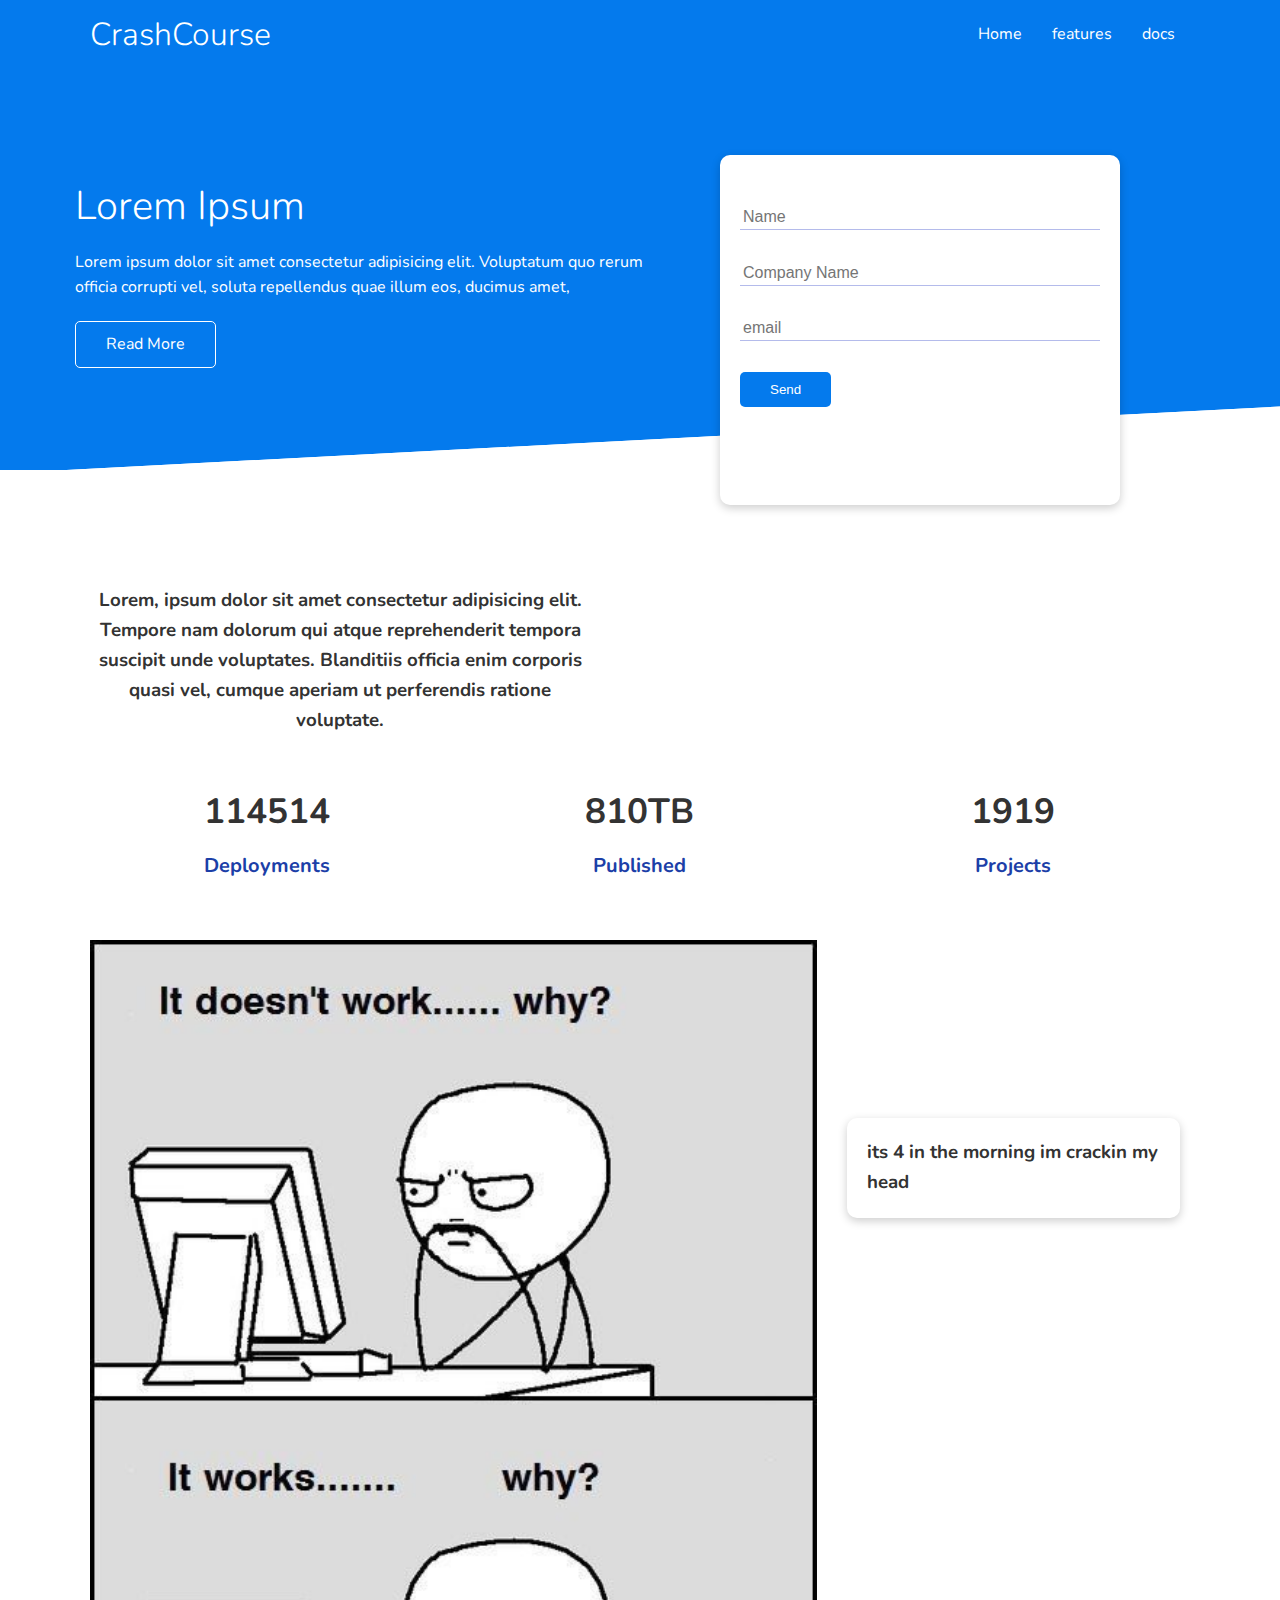
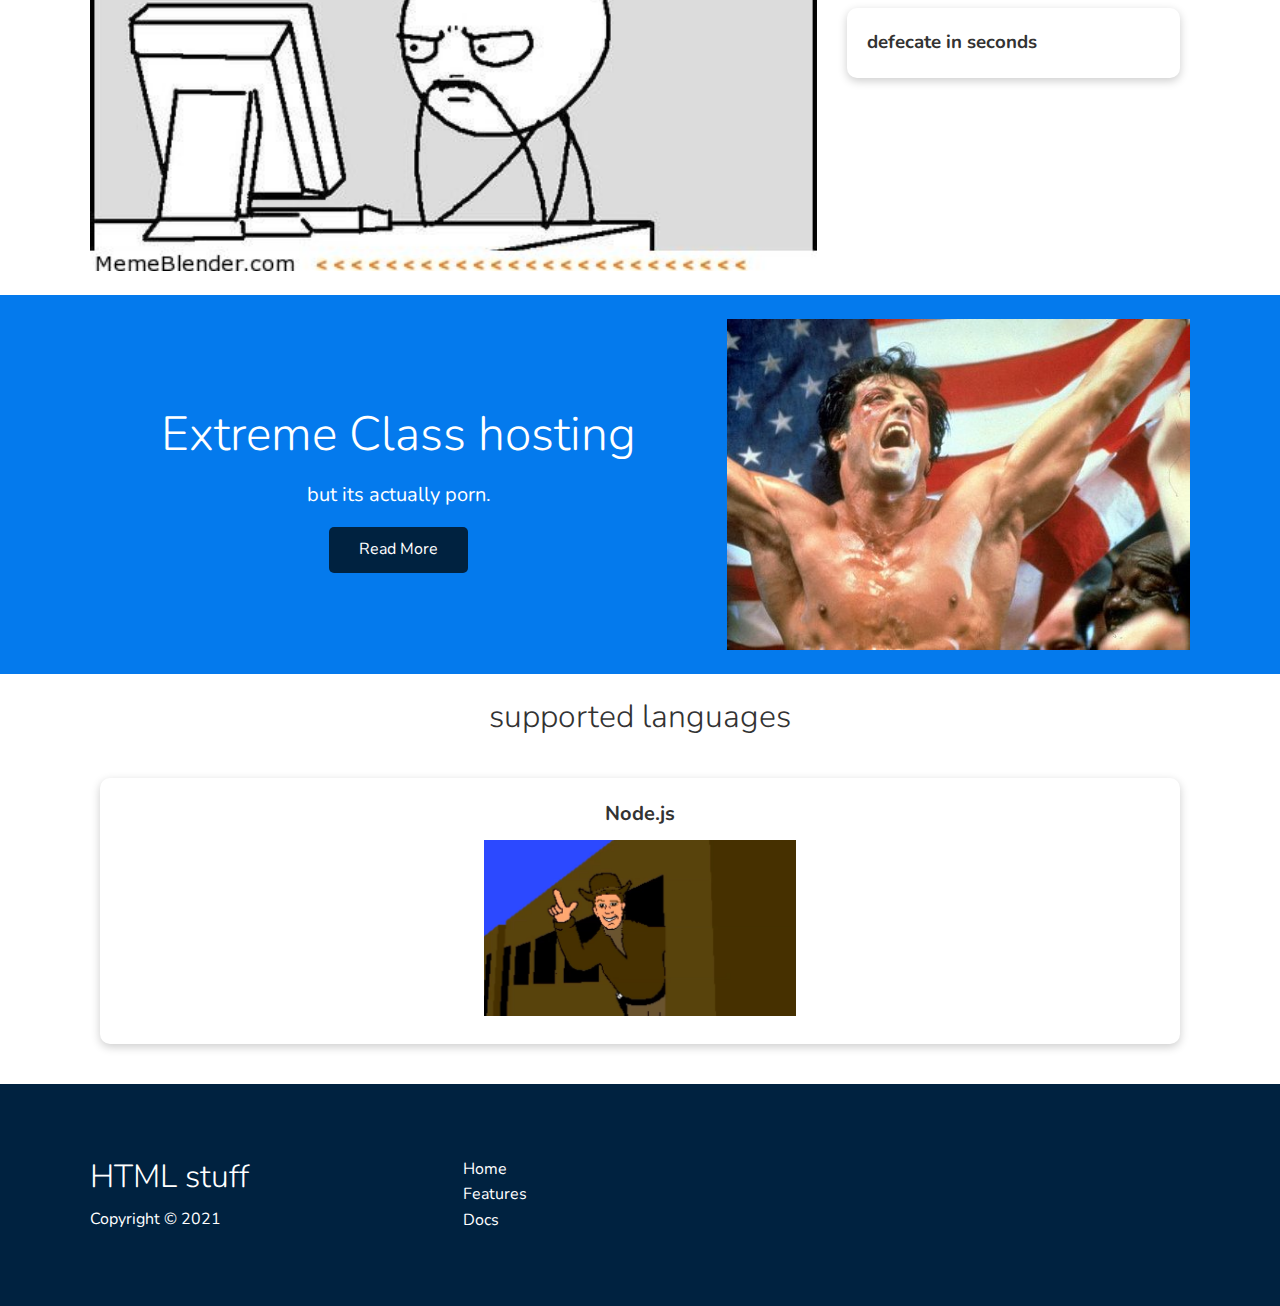
<file: index.html>
<!DOCTYPE html>
<html lang="en">
<head>
    <meta charset="UTF-8">
    <meta http-equiv="X-UA-Compatible" content="IE=edge">
    <meta name="viewport" content="width=device-width, initial-scale=1.0">
    <link rel="stylesheet" href="style.css" type="text/css">
    <link rel="stylesheet" href="utilities.css" type="text/css">
    <link rel="stylesheet" href="https://cdnjs.cloudflare.com/ajax/libs/font-awesome/5.15.3/css/all.min.css" integrity="sha512-iBBXm8fW90+nuLcSKlbmrPcLa0OT92xO1BIsZ+ywDWZCvqsWgccV3gFoRBv0z+8dLJgyAHIhR35VZc2oM/gI1w==" crossorigin="anonymous" referrerpolicy="no-referrer" />
    <title>HTML+CSS Crash Course</title>
</head>

<!-- navbar -->

<body>
    <div class="navbar">
        <div class="container flex">
            <h1 class="logo">CrashCourse</h1>
            <nav>
                <ul>
                    <li><a href="index.html">Home</a></li>
                    <li><a href="features.html">features</a></li>
                    <li><a href="docs.html">docs</a></li>
                </ul>
            </nav>
        </div>
    </div>

<!-- showcase -->

    <section class="showcase">
        <div class="container grid">
            <div class="showcase-text">
                <h1>Lorem Ipsum</h1>
                <p>
                    Lorem ipsum dolor sit amet consectetur adipisicing elit. Voluptatum quo rerum officia corrupti vel, soluta repellendus quae illum eos, ducimus amet,
                </p>
                <a href="features.html" class="btn btn-outline"> Read More</a>
            </div>
            <div class="showcase-form card">
                <form>
                    <div class="form-control">
                        <input type="text" name="name" placeholder="Name"
                        required>
                    </div>
                    <div class="form-control">
                        <input type="text" name="Company" placeholder="Company Name"
                        required>
                    </div>
                    <div class="form-control">
                        <input type="text" name="email" placeholder="email"
                        required>
                    </div>
                    <div class="form-control">
                        <input type="submit" value="Send" class="btn btn-primary">
                    </div>
                </form>
            </div>
        </div>
    </section>

    <!--stats-->
    <section class="stats">
        <div class="container">
            <h3 class="stats-heading text-center my-1">
                Lorem, ipsum dolor sit amet consectetur adipisicing elit. Tempore nam dolorum qui atque reprehenderit tempora suscipit unde voluptates. Blanditiis officia enim corporis quasi vel, cumque aperiam ut perferendis ratione voluptate.
            </h3>
            <div class="grid grid-3 text-center my-4">
                <div>
                    <i class="fas fa-server fa-3x"></i>
                    <h3>114514</h3>
                    <p class="text-secondary">Deployments</p>
                </div>
                <div>
                    <i class="fas fa-upload fa-3x"></i>
                    <h3>810TB</h3>
                    <p class="text-secondary">Published</p>
                </div>
                <div>
                    <i class="fas fa-project-diagram fa-3x"></i>
                    <h3>1919</h3>
                    <p class="text-secondary">Projects</p>
                </div>
            </div>
        </div>
    </section>
    
    <!-- cli -->
    <section class="cli">
        <div class="container grid">
            <img src="img/cli.jpeg" alt="*reality*">
            <div class="card">
                <h3>its 4 in the morning im crackin my head</h3>
            </div>
            <div class="card">
                <h3>defecate in seconds</h3>
            </div>
        </div>
    </section>

    <!-- cloud -->
    <section class="cloud bg-primary my-2 py-2">
        <div class="container grid">
            <div class="text-center">
                <h2 class="lg">Extreme Class hosting</h2>
                <p class="lead my-1">but its actually porn.</p>
                <a href="features.html" class="btn btn-dark">Read More</a>
            </div>
            <img src="img/cloud.jpeg" alt="ADRIAN">
        </div>
    </section>

    <!-- languages -->
    <section class="languages">
        <h2 class="md text-center my-2">supported languages</h2>
        <div class="container flex">
            <div class="card">
                <h4>Node.js</h4>
                <img src="img/node.jpeg" alt="">
            </div>
        </div>
    </section>

    <!-- footer -->
    <footer class="footer bg-dark py-5">
        <div class="container grid grid-3">
            <div>
                <h1>HTML stuff</h1>
                <p>Copyright &copy; 2021</p>
            </div>
            <nav>
                <ul>
                    <li><a href="index.html">Home</a></li>
                    <li><a href="features.html">Features</a></li>
                    <li><a href="docs.html">Docs</a></li>
                </ul>
            </nav>
            <div class="social">
                <a href="#"><i class="fab fa-github fa-2x"></i></a>
                <a href="#"><i class="fab fa-instagram fa-2x"></i></a>
                <a href="#"><i class="fab fa-facebook fa-2x"></i></a>
                <a href="#"><i class="fab fa-twitter fa-2x"></i></a>
            </div>
        </div>
    </footer>
</body>
</html>
</file>
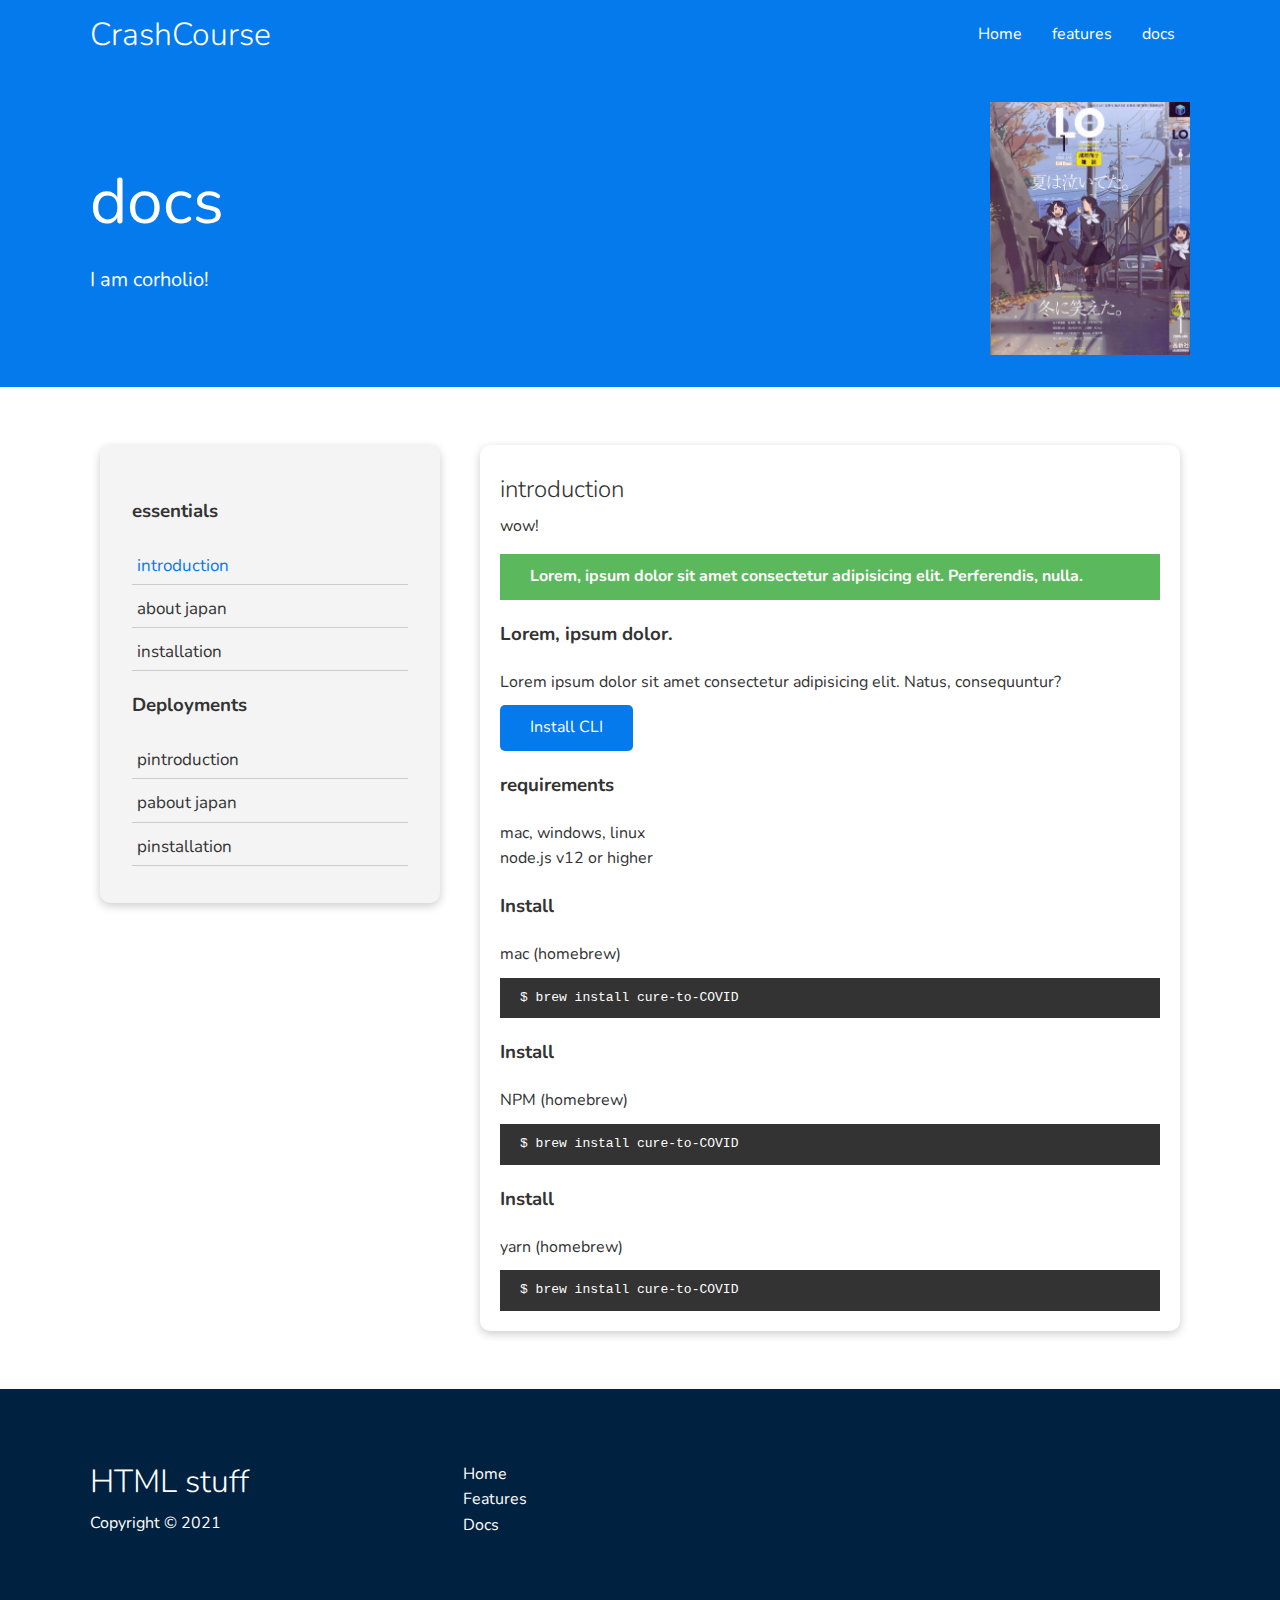
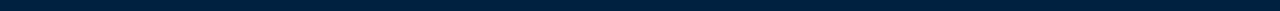
<file: docs.html>
<!DOCTYPE html>
<html lang="en">
<head>
    <meta charset="UTF-8">
    <meta http-equiv="X-UA-Compatible" content="IE=edge">
    <meta name="viewport" content="width=device-width, initial-scale=1.0">
    <link rel="stylesheet" href="style.css" type="text/css">
    <link rel="stylesheet" href="utilities.css" type="text/css">
    <link rel="stylesheet" href="https://cdnjs.cloudflare.com/ajax/libs/font-awesome/5.15.3/css/all.min.css" integrity="sha512-iBBXm8fW90+nuLcSKlbmrPcLa0OT92xO1BIsZ+ywDWZCvqsWgccV3gFoRBv0z+8dLJgyAHIhR35VZc2oM/gI1w==" crossorigin="anonymous" referrerpolicy="no-referrer" />
    <title>HTML+CSS Crash Course</title>
</head>
<body>
    <div class="navbar">
        <div class="container flex">
            <h1 class="logo">CrashCourse</h1>
            <nav>
                <ul>
                    <li><a href="index.html">Home</a></li>
                    <li><a href="features.html">features</a></li>
                    <li><a href="docs.html">docs</a></li>
                </ul>
            </nav>
        </div>
    </div>

    <!-- head -->
    <section class="docs-head bg-primary py-3">
        <div class="container grid">
            <div>
                <div class="xl">docs</div>
                <p class="lead">I am corholio!</p>
            </div>
            <img src="img/server.jpeg" alt="">
        </div>
    </section>

    <!-- docs main -->
    <section class="docs-main my-4">
        <div class="container grid">
            <div class="card bg-light p-3">
                <h3 class="my-2">essentials</h3>
                <nav>
                    <ul>
                        <li><a class="text-primary" href="#">introduction</a></li>
                        <li><a href="#">about japan</a></li>
                        <li><a href="#">installation</a></li>
                    </ul>
                </nav>

                <h3 class="my-2">Deployments</h3>
                <nav>
                    <ul>
                        <li><a href="#">pintroduction</a></li>
                        <li><a href="#">pabout japan</a></li>
                        <li><a href="#">pinstallation</a></li>
                    </ul>
                </nav> 
            </div>

            <div class="card">
                <h2>introduction</h2>
                <p>wow!</p>
                <div class="alert alert-success">
                    <i class="fas fa-info"></i>Lorem, ipsum dolor sit amet consectetur adipisicing elit. Perferendis, nulla.
                </div>
                <h3>Lorem, ipsum dolor.</h3>
                <p>Lorem ipsum dolor sit amet consectetur adipisicing elit. Natus, consequuntur?</p>
                <a href="#" class="btn btn-primary">Install CLI</a>
                <h3>requirements</h3>
                <ul><li>mac, windows, linux</li></ul>
                <ul>node.js v12 or higher</ul>

                <h3>Install</h3>
                <p>mac (homebrew)</p>
                <pre><code>$ brew install cure-to-COVID</code></pre> 

                <h3>Install</h3>
                <p>NPM (homebrew)</p>
                <pre><code>$ brew install cure-to-COVID</code></pre> 

                <h3>Install</h3>
                <p>yarn (homebrew)</p>
                <pre><code>$ brew install cure-to-COVID</code></pre> 
            </div>
        </div>
    </section>
  
   <!-- footer -->
   <footer class="footer bg-dark py-5">
    <div class="container grid grid-3">
        <div>
            <h1>HTML stuff</h1>
            <p>Copyright &copy; 2021</p>
        </div>
        <nav>
            <ul>
                <li><a href="index.html">Home</a></li>
                <li><a href="features.html">Features</a></li>
                <li><a href="docs.html">Docs</a></li>
            </ul>
        </nav>
        <div class="social">
            <a href="#"><i class="fab fa-github fa-2x"></i></a>
            <a href="#"><i class="fab fa-instagram fa-2x"></i></a>
            <a href="#"><i class="fab fa-facebook fa-2x"></i></a>
            <a href="#"><i class="fab fa-twitter fa-2x"></i></a>
        </div>
    </div>
</footer>
</body>
</html>
</file>
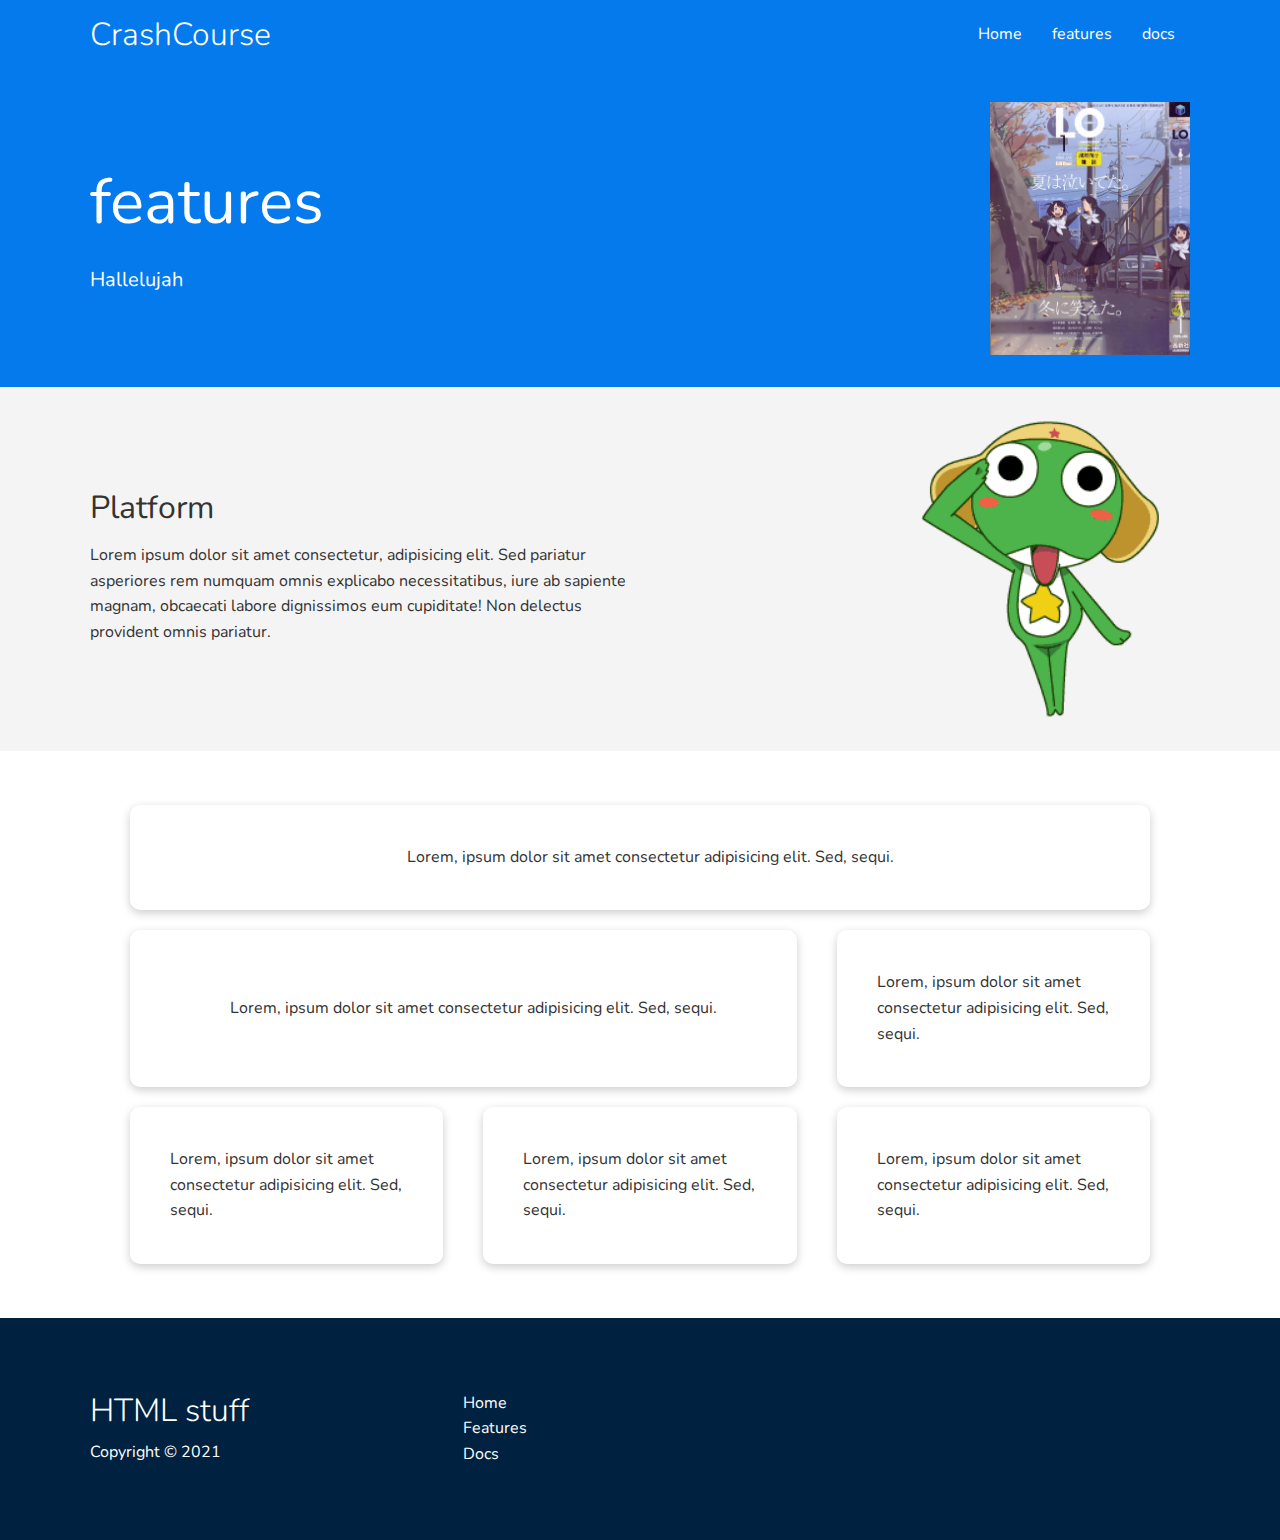
<file: features.html>
<!DOCTYPE html>
<html lang="en">
<head>
    <meta charset="UTF-8">
    <meta http-equiv="X-UA-Compatible" content="IE=edge">
    <meta name="viewport" content="width=device-width, initial-scale=1.0">
    <link rel="stylesheet" href="style.css" type="text/css">
    <link rel="stylesheet" href="utilities.css" type="text/css">
    <link rel="stylesheet" href="https://cdnjs.cloudflare.com/ajax/libs/font-awesome/5.15.3/css/all.min.css" integrity="sha512-iBBXm8fW90+nuLcSKlbmrPcLa0OT92xO1BIsZ+ywDWZCvqsWgccV3gFoRBv0z+8dLJgyAHIhR35VZc2oM/gI1w==" crossorigin="anonymous" referrerpolicy="no-referrer" />
    <title>HTML+CSS Crash Course</title>
</head>
<body>
    <div class="navbar">
        <div class="container flex">
            <h1 class="logo">CrashCourse</h1>
            <nav>
                <ul>
                    <li><a href="index.html">Home</a></li>
                    <li><a href="features.html">features</a></li>
                    <li><a href="docs.html">docs</a></li>
                </ul>
            </nav>
        </div>
    </div>

    <!-- head -->
    <section class="features-head bg-primary py-3">
        <div class="container grid">
            <div>
                <div class="xl">features</div>
                <p class="lead">Hallelujah</p>
            </div>
            <img src="img/server.jpeg" alt="">
        </div>
    </section>

    <!-- subhead -->
    <section class="features-sub-head bg-light py-3">
        <div class="container grid">
            <div>
                <div class="md">Platform</div>
                <p>Lorem ipsum dolor sit amet consectetur, adipisicing elit. Sed pariatur asperiores rem numquam omnis explicabo necessitatibus, iure ab sapiente magnam, obcaecati labore dignissimos eum cupiditate! Non delectus provident omnis pariatur.</p>
            </div>
            <img src="img/server2.png" alt="">
        </div>
    </section>
    
    <section class="feature-main my-2">
        <div class="container grid grid-3">
            <div class="card flex">
                <i class="fas fa-server fa-3x"></i>
                <p>Lorem, ipsum dolor sit amet consectetur adipisicing elit. Sed, sequi.</p>
            </div>
            <div class="card flex">
                <i class="fas fa-globe-americas fa-3x"></i>
                <p>Lorem, ipsum dolor sit amet consectetur adipisicing elit. Sed, sequi.</p>
            </div>
            <div class="card flex">
                <i class="fas fa-glass-martini-alt fa-3x"></i>
                <p>Lorem, ipsum dolor sit amet consectetur adipisicing elit. Sed, sequi.</p>
            </div>
            <div class="card flex">
                <i class="fas fa-affiliatetheme fa-3x"></i>
                <p>Lorem, ipsum dolor sit amet consectetur adipisicing elit. Sed, sequi.</p>
            </div>
            <div class="card flex">
                <i class="fas fa-democrat fa-3x"></i>
                <p>Lorem, ipsum dolor sit amet consectetur adipisicing elit. Sed, sequi.</p>
            </div>
            <div class="card flex">
                <i class="fas fa-database fa-3x"></i>
                <p>Lorem, ipsum dolor sit amet consectetur adipisicing elit. Sed, sequi.</p>
            </div>
        </div>
    </section> 

    <!-- footer -->
    <footer class="footer bg-dark py-5">
        <div class="container grid grid-3">
            <div>
                <h1>HTML stuff</h1>
                <p>Copyright &copy; 2021</p>
            </div>
            <nav>
                <ul>
                    <li><a href="index.html">Home</a></li>
                    <li><a href="features.html">Features</a></li>
                    <li><a href="docs.html">Docs</a></li>
                </ul>
            </nav>
            <div class="social">
                <a href="#"><i class="fab fa-github fa-2x"></i></a>
                <a href="#"><i class="fab fa-instagram fa-2x"></i></a>
                <a href="#"><i class="fab fa-facebook fa-2x"></i></a>
                <a href="#"><i class="fab fa-twitter fa-2x"></i></a>
            </div>
        </div>
    </footer>
</body>
</html>
</file>
<file: style.css>
@import url('https://fonts.googleapis.com/css2?family=Nunito:wght@200&display=swap');

:root {
    --primary-color: #047aed;
    --secondary-color: #1c3fa8;
    --dark-color: #002240;
    --light-color: #f4f4f4;
    --success-color:#5cb85c; 
    --error-color:#d9534f;
}

* {
    box-sizing: border-box;
    padding: 0;
    margin: 0;
}

body {
    font-family: 'Nunito', sans-serif;
    color: #333;
    line-height: 1.6;
}

ul{
    list-style-type: none;
}

a{
    text-decoration: none;
    color: #333;
}

h1, h2 {
    font-weight: 300;
    line-height: 1.2;
    margin: 10px 0; /*--top-bottom 10; left-right 0;*/
}

p {
    margin: 10px 0px;
}

img{
    width: 100%
}
 
code, pre{
    background-color: #333;
    color: white;
    padding: 10px;
}

/* navbar */

.navbar{
    background-color: var(--primary-color); 
    color: #fff;
    height: 70px;
}

.navbar .flex{
    justify-content: space-between;
}

.navbar ul{
    display: flex;
}

.navbar a {
    color: #fff;
    padding: 10px;
    margin: 0 5px;
}

.navbar a:hover {
border-bottom: 2px #fff solid;
}

/* showcase */

.showcase{
    height:400px;
    background-color: var(--primary-color);
    color: #fff;
    position: relative;
}


.showcase h1{
 font-size:40px;

}

.showcase p{
 margin: 20px 0;
 
}

.showcase .grid {
    grid-template-columns: 55% 45%;
    gap: 30px;
    overflow: visible;
}

.showcase-text {
    animation: slideInFromLeft 1s ease-in;
}

.showcase-form{
    position: relative;
    top: 60px;
    height: 350px;
    width: 400px;
    padding: 40px;
    z-index: 100;
    animation: slideInFromRight 1s ease-in;
}

.showcase-form .form-control{
    margin: 30px 0;
}

.showcase-form input[type='text'],
.showcase-form input[type='email']{
    border:0;
    border-bottom: 1px solid #b4bbeb;
    width: 100%;
    padding: 3px;
    font-size: 16px;
}

.showcase-form input:focus{
    outline: none;
}

.showcase::before, .showcase::after{
    content: '';
    position: absolute;
    height: 100px;
    bottom: -70px;
    right: 0px;
    left: 0px;
    background: white;
    transform: skewY(-3deg);
    -webkit-transform: skewY(-3deg);
    -moz-transform: skewY(-3deg);
    -ms-transform: skewY(-3deg);
}

/* stats */
.stats{
    padding-top: 100px;
    animation: slideInFromBottom 1s ease-in;
}

.stats-heading{
    max-width: 500px;
    /* justify-self: center; */
    margin: auto;
}

.stats .grid h3{
    font-size: 35px;
}

.stats .grid p{
    font-size: 20px;
    font-weight: bold;
}

/* cli */
.cli .grid{
    grid-template-columns: repeat(3, 1fr);
    grid-template-rows: repeat(2, 1fr);
}

.cli .grid > *:first-child{
    grid-column: 1 / span 2;
    grid-row: 1 / span 2;
}

/* cloud */
.cloud .grid{
    grid-template-columns: 4fr 3fr;
}

/* languages */

.languages .flex{
    flex-wrap: wrap;
}

.languages .card{
    text-align: center;
    margin: 18px 10px 40px;
    transition: transform 0.2s ease-in;
}

.languages .card h4{
    font-size: 20px;
    margin-bottom: 10px;
}

.languages .card:hover{
    transform: translateY(-15px);
}

.languages img{
    width: 30%;
    height: auto;
}

/* features */
.features-head img, 
.docs-head img{
    width: 200px;
    justify-self: flex-end ;
}

.features-sub-head img{
    width: 300px;
    justify-self: flex-end ;
}

.feature-main .card > i{
    margin-right: 20px;
}

.feature-main .grid{
    padding: 30px;
}

.feature-main .grid > *:first-child{
    grid-column: 1 / span 3;
}

.feature-main .grid > *:nth-child(2){
    grid-column: 1 / span 2;
}

/* docs */
.docs-main h3{
    margin:20px 0;
}

.docs-main .grid{
    grid-template-columns: 1fr 2fr;
    align-items: flex-start;
}

.docs-main nav li {
    font-size: 17px;
    padding: 5px;
    margin-bottom: 5px;
    border-bottom: 1px #ccc solid;
}

.docs-main a:hover{
    font-weight: bold;
}

/* footer */
.footer .social a {
    margin: 0 10px;
}

/* Tablets and under */
@media(max-width: 768px){
    .grid, 
    .showcase .grid, 
    .stats .grid,
    .cli .grid,
    .cloud .grid,
    .feature-main .grid,
    .docs-main .grid{
        grid-template-columns: 1fr;
        grid-template-rows: 1fr;
    }

    .showcase {
        height: auto;
    }

    .showcase-text{
        text-align: center;
        margin: 40px;
        animation: slideInFromTop 1s ease-in;
    }

    .showcase-form{
        justify-self: center;
        margin: auto;
        animation: slideInFromBottom 1s ease-in;
    }

    .cli .grid > *:first-child{
        grid-column: 1;
        grid-row: 1;
    }

    .features-head, 
    .features-sub-head, 
    .docs-head{
        text-align: center;
    }

    .features-head img, 
    .features-sub-head img, 
    .docs-head img{
        justify-self: center;
    }

    .feature-main .grid > *:first-child,
    .feature-main .grid > *:nth-child(2){
        grid-column: 1;
    }
}

/* animations */

@keyframes slideInFromLeft{
    0%{
        transform: translateX(-100%);
    }
    100%{
        transform: translateX(0%);
    }
}

@keyframes slideInFromRight{
    0%{
        transform: translateX(100%);
    }
    100%{
        transform: translateX(0%);
    }
}

@keyframes slideInFromTop{
    0%{
        transform: translateY(-100%);
    }
    100%{
        transform: translateX(0%);
    }
}

@keyframes slideInFromBottom{
    0%{
        transform: translateY(100%);
    }
    100%{
        transform: translateX(0%);
    }
}

/* Smartphone */
@media(max-width: 500px){
    .navbar{
        height: 110px;
    }

    .navbar .flex{
        flex-direction: column;
    }

    .navbar ul{
        padding: 10px;
        background-color: rgba(0, 0, 0, 0.1);
    }
}
</file>
<file: utilities.css>
.container {
    max-width: 1100px;
    margin: 0 auto;
    overflow: auto;
    padding: 0 40 px;
}

.card{
    background-color: white;
    color: #333;
    border-radius: 10px;
    box-shadow: 0 3px 10px rgba(0,0,0,0.2);
    padding: 20px;
    margin: 10px;
}

.btn{
    display: inline-block;
    padding: 10px 30px;
    cursor: pointer;
    background-color: var(--primary-color);
    color: #fff;
    border: none;
    border-radius: 5px;
}

.btn-outline{
    background-color: transparent;
    border: 1px #fff solid;
}

.btn:hover{
    transform: scale(0.98);
}

/* backgrounds and color-buttons */
.bg-primary, .btn-primary{
    background-color: var(--primary-color);
    color: white;
}

.bg-secondary, .btn-secondary{
    background-color: var(--secondary-color);
    color: white;
}

.bg-dark, .btn-dark{
    background-color: var(--dark-color);
    color: white;
}

.bg-light, .btn-light{
    background-color: var(--light-color);
    color: #333;
}

.bg-primary a, .btn-primary a,
.bg-secondary a, .btn-secondary a,
.bg-dark a, .btn-dark a {
color: white;
}

/* text-colors */

.text-primary{
    color: var(--primary-color);
}

.text-secondary{
    color: var(--secondary-color);
}

.text-dark{
    color: var(--dark-colcor);
}

.text-light{
    color: var(--light-color);
}

/* text sizes */

.lead{
    font-size: 20px;
}

.sm{
    font-size: 1rem;
}

.md{
    font-size: 2rem;
}

.lg{
    font-size: 3rem;
}

.xl{
    font-size: 4rem ;
}

.text-center{
    text-align: center;
}

/* alert */
.alert{
    background-color: var(--light-color);
    padding: 10px 20px;
    font-weight: bold;
    margin: 15px 0;
}

.alert i {
    margin-right: 10px;
}

.alert-success{
    background-color: var(--success-color);
    color: white;
}

.alert-error{
    background-color: var(--error-color);
    color: white;
}

.flex{
    display: flex;
    justify-content: center;
    align-items: center;
    height: 100%;
}

.grid{
    display:grid;
    grid-template-columns: repeat(2, 1fr);
    gap: 20px;
    justify-content: center;
    align-items: center;
    height: 100%;
}

.grid-3{
    grid-template-columns: repeat(3, 1fr);
}

/* margin */
.my-1{
    margin: 1rem 0;
}
.my-2{
    margin: 1.5rem 0;
}
.my-3{
    margin: 2rem 0;
}
.my-4{
    margin: 3rem 0;
}
.my-5{
    margin: 4rem 0;
}

.m-1{
    margin: 1rem;
}
.m-2{
    margin: 1.5rem;
}
.m-3{
    margin: 2rem;
}
.m-4{
    margin: 3rem;
}
.m-5{
    margin: 4rem;
}

/* padding */
.py-1{
    padding: 1rem 0;
}
.py-2{
    padding: 1.5rem 0;
}
.py-3{
    padding: 2rem 0;
}
.py-4{
    padding: 3rem 0;
}
.py-5{
    padding: 4rem 0;
}

.p-1{
    padding: 1rem;
}
.p-2{
    padding: 1.5rem;
}
.p-3{
    padding: 2rem;
}
.p-4{
    padding: 3rem;
}
.p-5{
    padding: 4rem;
}
</file>
